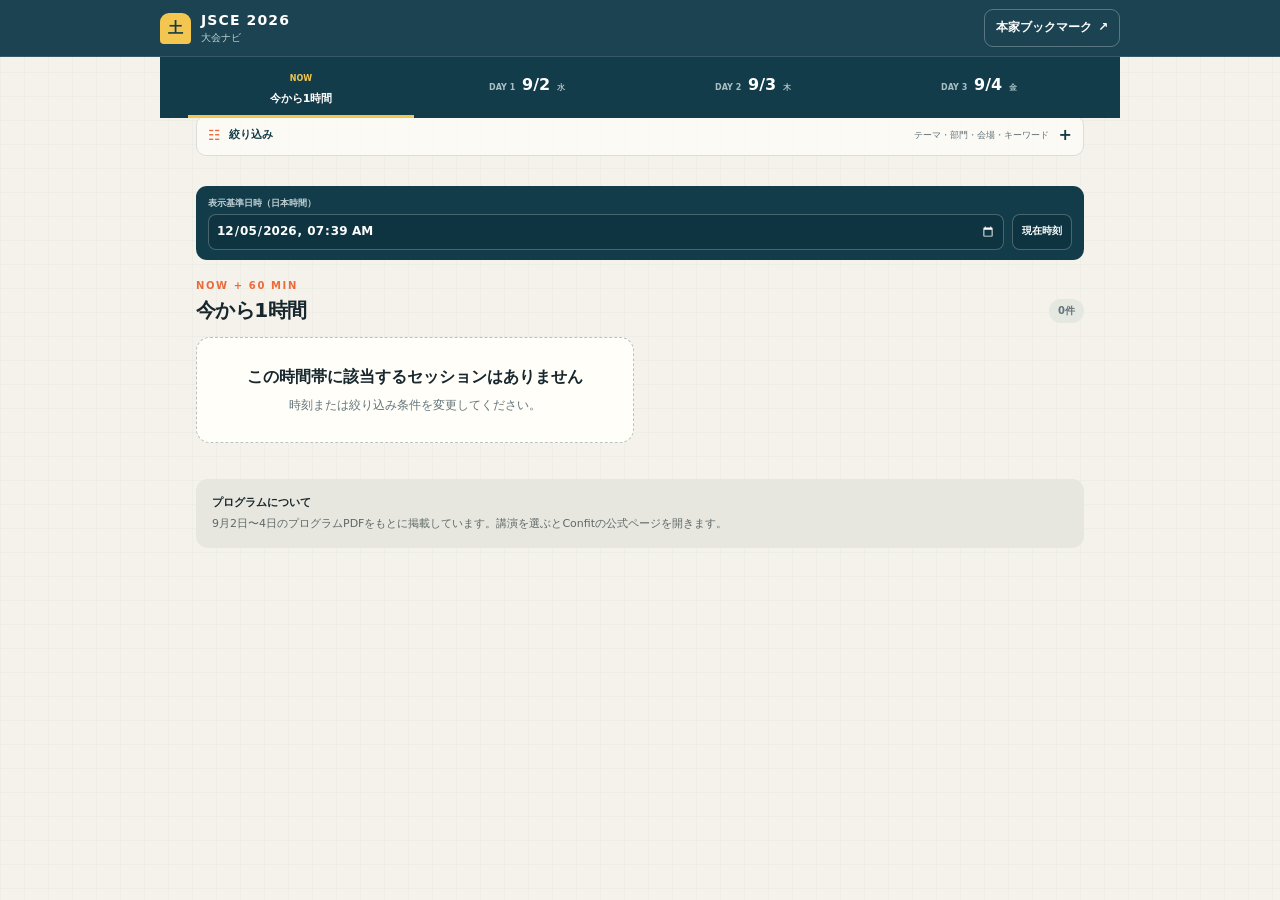
<file: index.html>
<!doctype html>
<html lang="ja">
  <head>
    <meta charset="UTF-8" />
    <meta name="viewport" content="width=device-width, initial-scale=1" />
    <meta name="theme-color" content="#123c4a" />
    <meta
      name="description"
      content="令和8年度 土木学会全国大会を回るためのスマートフォン向けタイムテーブル"
    />
    <title>JSCE 2026 Navigator</title>
    <link rel="icon" href="data:image/svg+xml,%3Csvg xmlns='http://www.w3.org/2000/svg' viewBox='0 0 64 64'%3E%3Crect width='64' height='64' rx='14' fill='%23f3c74f'/%3E%3Ctext x='32' y='43' text-anchor='middle' font-size='34'%3E土%3C/text%3E%3C/svg%3E" />
    <link rel="stylesheet" href="styles.css" />
    <script src="app.js" defer></script>
  </head>
  <body>
    <header class="site-header">
      <div class="header-inner">
        <a class="brand" href="#top" aria-label="トップへ戻る">
          <span class="brand-mark" aria-hidden="true">土</span>
          <span>
            <strong>JSCE 2026</strong>
            <small>大会ナビ</small>
          </span>
        </a>
        <a
          class="bookmark-link"
          href="https://pub.confit.atlas.jp/ja/event/jsce2026/bookmarks"
          target="_blank"
          rel="noopener noreferrer"
        >
          本家ブックマーク
          <span aria-hidden="true">↗</span>
        </a>
      </div>
    </header>

    <main id="top">
      <nav class="program-tabs" aria-label="表示するプログラムを選択">
        <button class="program-tab program-tab-plan" type="button" data-program-tab="plan" hidden>
          <span>MY PLAN</span>
          <strong>本命</strong>
        </button>
        <button class="program-tab program-tab-now is-active" type="button" data-program-tab="now">
          <span>NOW</span>
          <strong>今から1時間</strong>
        </button>
        <button class="program-tab" type="button" data-program-tab="2026-09-02">
          <span>DAY 1</span>
          <strong>9/2</strong>
          <small>水</small>
        </button>
        <button class="program-tab" type="button" data-program-tab="2026-09-03">
          <span>DAY 2</span>
          <strong>9/3</strong>
          <small>木</small>
        </button>
        <button class="program-tab" type="button" data-program-tab="2026-09-04">
          <span>DAY 3</span>
          <strong>9/4</strong>
          <small>金</small>
        </button>
      </nav>

      <details class="filter-panel shared-filter">
        <summary id="filter-summary">
          <span>絞り込み</span>
          <span class="filter-summary-note">テーマ・部門・会場・キーワード</span>
        </summary>
        <div class="filter-controls">
          <label class="query-field">
            <span>キーワード</span>
            <input id="query-filter" type="search" placeholder="題名・氏名・所属・講演番号" />
          </label>
          <p class="multi-filter-note">各欄では、選んだ項目のいずれかに一致するセッションを表示します。</p>
          <div class="multi-filter-grid">
            <details class="multi-select">
              <summary>
                <span>テーマ</span>
                <b id="theme-filter-label">すべて</b>
              </summary>
              <div id="theme-filter" class="multi-select-options"></div>
            </details>
            <details class="multi-select">
              <summary>
                <span>部門</span>
                <b id="division-filter-label">すべて</b>
              </summary>
              <div id="division-filter" class="multi-select-options"></div>
            </details>
            <details class="multi-select">
              <summary>
                <span>会場</span>
                <b id="campus-filter-label">すべて</b>
              </summary>
              <div id="campus-filter" class="multi-select-options"></div>
            </details>
          </div>
          <button id="clear-filters" class="clear-filter-button" type="button" disabled>条件をクリア</button>
        </div>
      </details>

      <section id="plan-view" class="section-block plan-block view-panel" aria-labelledby="plan-heading" hidden>
        <div class="plan-hero">
          <div>
            <span class="section-kicker">PERSONAL ITINERARY</span>
            <h1 id="plan-heading">本命スケジュール</h1>
          </div>
          <span id="plan-count" class="count-badge">0件</span>
          <p id="plan-description"></p>
        </div>
        <div id="plan-sessions" class="plan-days" aria-live="polite"></div>
      </section>

      <section id="now-view" class="section-block now-block view-panel" aria-labelledby="now-heading">
        <div class="reference-panel">
          <label for="reference-datetime">
            <span>表示基準日時（日本時間）</span>
            <input id="reference-datetime" type="datetime-local" step="60" />
          </label>
          <button id="use-real-time" class="reference-now-button" type="button">現在時刻</button>
        </div>
        <div class="section-heading">
          <div>
            <span class="section-kicker">NOW + 60 MIN</span>
            <h2 id="now-heading">今から1時間</h2>
          </div>
          <span id="session-count" class="count-badge">0件</span>
        </div>
        <div id="upcoming-sessions" class="session-list" aria-live="polite"></div>
      </section>

      <section id="schedule-view" class="section-block schedule-block view-panel" aria-labelledby="schedule-heading" hidden>
        <div class="section-heading">
          <div>
            <span class="section-kicker">ALL DAY</span>
            <h2 id="schedule-heading">この日のセッション</h2>
          </div>
        </div>
        <div id="schedule-sessions" class="schedule-groups"></div>
      </section>

      <aside class="mock-note">
        <strong>プログラムについて</strong>
        <p>
          9月2日〜4日のプログラムPDFをもとに掲載しています。講演を選ぶとConfitの公式ページを開きます。
        </p>
      </aside>
    </main>

    <dialog id="session-dialog" class="session-dialog" aria-labelledby="session-dialog-title">
      <div class="session-dialog-shell">
        <header class="session-dialog-header">
          <div>
            <span>SESSION DETAIL</span>
            <strong>セッション詳細</strong>
          </div>
          <button id="session-dialog-close" type="button" aria-label="セッション詳細を閉じる">×</button>
        </header>
        <div id="session-dialog-content" class="session-dialog-content"></div>
      </div>
    </dialog>

  </body>
</html>
</file>
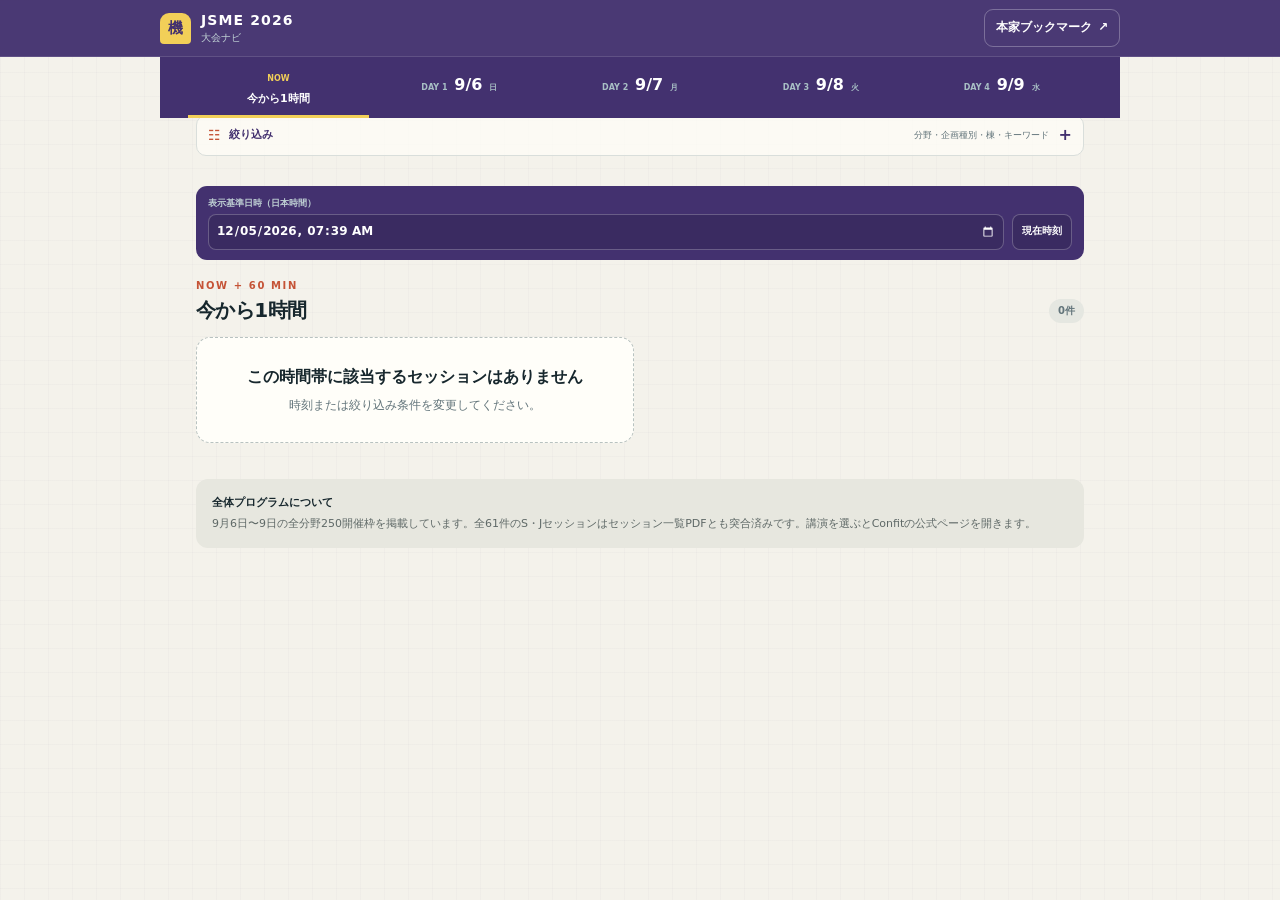
<file: jsme2026/index.html>
<!doctype html>
<html lang="ja" data-event-config="../events/jsme2026/event.json">
  <head>
    <meta charset="UTF-8" />
    <meta name="viewport" content="width=device-width, initial-scale=1" />
    <meta id="theme-color" name="theme-color" content="#43316f" />
    <meta
      id="page-description"
      name="description"
      content="日本機械学会 2026年度年次大会を回るためのスマートフォン向けタイムテーブル"
    />
    <title>JSME 2026 Navigator</title>
    <link rel="icon" href="data:image/svg+xml,%3Csvg xmlns='http://www.w3.org/2000/svg' viewBox='0 0 64 64'%3E%3Crect width='64' height='64' rx='14' fill='%23f2cf58'/%3E%3Ctext x='32' y='43' text-anchor='middle' font-size='34'%3E機%3C/text%3E%3C/svg%3E" />
    <link rel="stylesheet" href="../assets/navigator.css" />
    <script src="../assets/navigator.js" defer></script>
  </head>
  <body>
    <header class="site-header">
      <div class="header-inner">
        <a class="brand" href="#top" aria-label="トップへ戻る">
          <span id="brand-mark" class="brand-mark" aria-hidden="true">機</span>
          <span>
            <strong id="brand-name">JSME 2026</strong>
            <small id="brand-subtitle">大会ナビ</small>
          </span>
        </a>
        <a
          id="official-link"
          class="bookmark-link"
          href="https://pub.confit.atlas.jp/ja/event/jsme2026/bookmarks"
          target="_blank"
          rel="noopener noreferrer"
        >
          <span id="official-link-label">本家ブックマーク</span>
          <span aria-hidden="true">↗</span>
        </a>
      </div>
    </header>

    <main id="top">
      <nav id="program-tabs" class="program-tabs" aria-label="表示するプログラムを選択">
        <button class="program-tab program-tab-plan" type="button" data-program-tab="plan" hidden>
          <span>MY PLAN</span>
          <strong>本命</strong>
        </button>
        <button class="program-tab program-tab-now is-active" type="button" data-program-tab="now">
          <span>NOW</span>
          <strong>今から1時間</strong>
        </button>
      </nav>

      <details class="filter-panel shared-filter">
        <summary id="filter-summary">
          <span>絞り込み</span>
          <span id="filter-summary-note" class="filter-summary-note">分野・企画種別・棟・キーワード</span>
        </summary>
        <div class="filter-controls">
          <label class="query-field">
            <span>キーワード</span>
            <input id="query-filter" type="search" placeholder="題名・氏名・所属・講演番号" />
          </label>
          <p class="multi-filter-note">各欄では、選んだ項目のいずれかに一致するセッションを表示します。</p>
          <div class="multi-filter-grid">
            <details class="multi-select">
              <summary>
                <span id="theme-filter-name">分野</span>
                <b id="theme-filter-label">すべて</b>
              </summary>
              <div id="theme-filter" class="multi-select-options"></div>
            </details>
            <details class="multi-select">
              <summary>
                <span id="division-filter-name">企画種別</span>
                <b id="division-filter-label">すべて</b>
              </summary>
              <div id="division-filter" class="multi-select-options"></div>
            </details>
            <details class="multi-select">
              <summary>
                <span id="campus-filter-name">棟</span>
                <b id="campus-filter-label">すべて</b>
              </summary>
              <div id="campus-filter" class="multi-select-options"></div>
            </details>
          </div>
          <button id="clear-filters" class="clear-filter-button" type="button" disabled>条件をクリア</button>
        </div>
      </details>

      <section id="plan-view" class="section-block plan-block view-panel" aria-labelledby="plan-heading" hidden>
        <div class="plan-hero">
          <div>
            <span class="section-kicker">PERSONAL ITINERARY</span>
            <h1 id="plan-heading">本命スケジュール</h1>
          </div>
          <span id="plan-count" class="count-badge">0件</span>
          <p id="plan-description"></p>
        </div>
        <div id="plan-sessions" class="plan-days" aria-live="polite"></div>
      </section>

      <section id="now-view" class="section-block now-block view-panel" aria-labelledby="now-heading">
        <div class="reference-panel">
          <label for="reference-datetime">
            <span>表示基準日時（日本時間）</span>
            <input id="reference-datetime" type="datetime-local" step="60" />
          </label>
          <button id="use-real-time" class="reference-now-button" type="button">現在時刻</button>
        </div>
        <div class="section-heading">
          <div>
            <span class="section-kicker">NOW + 60 MIN</span>
            <h2 id="now-heading">今から1時間</h2>
          </div>
          <span id="session-count" class="count-badge">0件</span>
        </div>
        <div id="upcoming-sessions" class="session-list" aria-live="polite"></div>
      </section>

      <section id="schedule-view" class="section-block schedule-block view-panel" aria-labelledby="schedule-heading" hidden>
        <div class="section-heading">
          <div>
            <span class="section-kicker">ALL DAY</span>
            <h2 id="schedule-heading">この日のセッション</h2>
          </div>
        </div>
        <div id="schedule-sessions" class="schedule-groups"></div>
      </section>

      <aside class="mock-note">
        <strong id="program-note-heading">収録範囲について</strong>
        <p id="program-note-body">
          追加されたプログラムPDFに収録された「技術・社会・教育」分野の9月6日〜9日の企画を掲載しています。
        </p>
      </aside>
    </main>

    <dialog id="session-dialog" class="session-dialog" aria-labelledby="session-dialog-title">
      <div class="session-dialog-shell">
        <header class="session-dialog-header">
          <div>
            <span>SESSION DETAIL</span>
            <strong>セッション詳細</strong>
          </div>
          <button id="session-dialog-close" type="button" aria-label="セッション詳細を閉じる">×</button>
        </header>
        <div id="session-dialog-content" class="session-dialog-content"></div>
      </div>
    </dialog>
  </body>
</html>
</file>
<file: styles.css>
:root {
  color-scheme: light;
  --ink: #17272d;
  --muted: #62747a;
  --paper: #f4f2eb;
  --surface: #fffef9;
  --line: #d9dedb;
  --navy: #123c4a;
  --navy-soft: #dbe8e8;
  --orange: #ed6a3a;
  --orange-soft: #fff0e7;
  --green: #167a69;
  --green-soft: #dcf1ea;
  --yellow: #f3c74f;
  --shadow: 0 12px 28px rgba(26, 52, 60, 0.08);
}

* {
  box-sizing: border-box;
}

html {
  scroll-behavior: smooth;
}

body {
  margin: 0;
  background:
    linear-gradient(rgba(18, 60, 74, 0.025) 1px, transparent 1px),
    linear-gradient(90deg, rgba(18, 60, 74, 0.025) 1px, transparent 1px),
    var(--paper);
  background-size: 24px 24px;
  color: var(--ink);
  font-family: "Yu Gothic UI", "Meiryo", system-ui, sans-serif;
  font-size: 15px;
  line-height: 1.65;
  padding-bottom: 30px;
}

button,
input {
  font: inherit;
}

a {
  color: inherit;
}

.site-header {
  position: sticky;
  z-index: 20;
  top: 0;
  color: white;
  background: rgba(18, 60, 74, 0.96);
  border-bottom: 1px solid rgba(255, 255, 255, 0.12);
  backdrop-filter: blur(14px);
}

.header-inner {
  width: min(100% - 32px, 960px);
  min-height: 56px;
  margin: 0 auto;
  display: flex;
  align-items: center;
  justify-content: space-between;
  gap: 16px;
}

.brand {
  display: inline-flex;
  align-items: center;
  gap: 10px;
  color: white;
  text-decoration: none;
  line-height: 1.1;
}

.brand-mark {
  width: 31px;
  height: 31px;
  display: grid;
  place-items: center;
  color: var(--navy);
  background: var(--yellow);
  border-radius: 9px 9px 4px 4px;
  font-size: 15px;
  font-weight: 800;
}

.brand strong,
.brand small {
  display: block;
}

.brand strong {
  font-size: 14px;
  letter-spacing: 0.08em;
}

.brand small {
  margin-top: 3px;
  color: #bfd0d4;
  font-size: 10px;
}

.bookmark-link {
  display: inline-flex;
  align-items: center;
  gap: 6px;
  padding: 8px 11px;
  color: white;
  border: 1px solid rgba(255, 255, 255, 0.28);
  border-radius: 9px;
  text-decoration: none;
  font-size: 12px;
  font-weight: 600;
}

main {
  width: min(100%, 960px);
  margin: 0 auto;
}

.eyebrow,
.section-kicker {
  color: var(--orange);
  font-size: 10px;
  font-weight: 800;
  letter-spacing: 0.16em;
}

.program-tabs {
  position: sticky;
  z-index: 19;
  top: 56px;
  display: grid;
  grid-template-columns: repeat(4, minmax(0, 1fr));
  padding: 0 8px;
  background: var(--navy);
}

.has-personal-plan .program-tabs {
  grid-template-columns: repeat(5, minmax(0, 1fr));
}

.program-tab-plan strong {
  display: block;
  margin: 1px 0 0;
  font-size: 12px;
  line-height: 1.45;
}

.program-tab {
  position: relative;
  min-width: 0;
  padding: 7px 2px 8px;
  color: #a9c0c5;
  background: transparent;
  border: 0;
  border-bottom: 3px solid transparent;
  cursor: pointer;
}

.program-tab span,
.program-tab small {
  font-size: 8px;
  font-weight: 700;
}

.program-tab strong {
  margin: 0 2px;
  color: white;
  font-size: 16px;
}

.program-tab-now strong {
  display: block;
  margin: 1px 0 0;
  overflow: hidden;
  font-size: 11px;
  line-height: 1.55;
  text-overflow: ellipsis;
  white-space: nowrap;
}

.program-tab.is-active {
  color: var(--yellow);
  border-bottom-color: var(--yellow);
}

.shared-filter {
  margin: 12px 16px 0;
}

.reference-panel {
  margin-bottom: 12px;
  padding: 10px 12px;
  display: flex;
  align-items: flex-end;
  gap: 8px;
  color: white;
  background: var(--navy);
  border-radius: 11px;
}

.reference-panel label {
  min-width: 0;
  flex: 1;
  display: grid;
  gap: 3px;
  color: #bfd0d4;
  font-size: 9px;
  font-weight: 700;
}

.reference-panel input,
.reference-now-button {
  height: 36px;
  color: white;
  background: rgba(0, 0, 0, 0.12);
  border: 1px solid rgba(255, 255, 255, 0.24);
  border-radius: 8px;
}

.reference-panel input {
  width: 100%;
  min-width: 0;
  padding: 5px 7px;
  color-scheme: dark;
  font-size: 12px;
}

.reference-now-button {
  flex: 0 0 auto;
  padding: 5px 9px;
  cursor: pointer;
  font-size: 10px;
  font-weight: 700;
}

.section-block {
  padding: 18px 16px 4px;
}

.section-heading {
  margin-bottom: 14px;
  display: flex;
  align-items: flex-end;
  justify-content: space-between;
  gap: 12px;
}

.section-heading h2 {
  margin: 1px 0 0;
  font-size: 20px;
  line-height: 1.3;
  letter-spacing: -0.03em;
}

.count-badge {
  padding: 4px 9px;
  color: var(--muted);
  background: #e5e7e1;
  border-radius: 999px;
  font-size: 10px;
  font-weight: 700;
  white-space: nowrap;
}

.filter-panel {
  margin: -3px 0 12px;
  background: rgba(255, 254, 249, 0.72);
  border: 1px solid var(--line);
  border-radius: 10px;
}

.filter-panel summary {
  padding: 8px 11px;
  display: flex;
  align-items: center;
  justify-content: space-between;
  gap: 10px;
  color: var(--navy);
  cursor: pointer;
  font-size: 11px;
  font-weight: 700;
  list-style: none;
}

.filter-panel summary::-webkit-details-marker {
  display: none;
}

.filter-panel summary::before {
  content: "☷";
  margin-right: -2px;
  color: var(--orange);
  font-size: 14px;
}

.filter-panel summary > span:first-child {
  margin-right: auto;
}

.filter-panel summary::after {
  content: "+";
  font-size: 16px;
  line-height: 1;
}

.filter-panel[open] summary::after {
  content: "−";
}

.filter-panel summary.has-filter > span:first-child::after {
  content: "設定中";
  margin-left: 7px;
  padding: 2px 5px;
  color: white;
  background: var(--orange);
  border-radius: 4px;
  font-size: 8px;
}

.filter-summary-note {
  color: var(--muted);
  font-size: 9px;
  font-weight: 500;
}

.filter-controls {
  padding: 10px;
  display: grid;
  gap: 8px;
  border-top: 1px solid var(--line);
}

.filter-controls label {
  display: grid;
  gap: 3px;
  color: var(--muted);
  font-size: 9px;
  font-weight: 700;
}

.filter-controls input[type="search"] {
  width: 100%;
  min-width: 0;
  height: 36px;
  padding: 6px 9px;
  color: var(--ink);
  background: white;
  border: 1px solid #bdc7c5;
  border-radius: 7px;
  font-size: 12px;
}

.multi-filter-note {
  margin: 0;
  color: var(--muted);
  font-size: 9px;
}

.multi-filter-grid {
  display: grid;
  grid-template-columns: repeat(3, minmax(0, 1fr));
  gap: 6px;
}

.multi-select {
  min-width: 0;
  background: white;
  border: 1px solid #bdc7c5;
  border-radius: 7px;
}

.multi-select[open] {
  grid-column: 1 / -1;
}

.multi-select > summary {
  min-height: 36px;
  padding: 5px 8px;
  display: flex;
  align-items: center;
  gap: 4px;
  cursor: pointer;
  list-style: none;
}

.multi-select > summary::-webkit-details-marker {
  display: none;
}

.multi-select > summary::after {
  content: "+";
  margin-left: auto;
  color: var(--navy);
  font-size: 14px;
}

.multi-select[open] > summary::after {
  content: "−";
}

.multi-select > summary span {
  color: var(--muted);
  font-size: 9px;
  font-weight: 700;
}

.multi-select > summary b {
  min-width: 0;
  overflow: hidden;
  color: var(--navy);
  font-size: 9px;
  text-overflow: ellipsis;
  white-space: nowrap;
}

.multi-select-options {
  max-height: 240px;
  padding: 6px;
  display: grid;
  grid-template-columns: repeat(2, minmax(0, 1fr));
  gap: 2px 6px;
  overflow-y: auto;
  border-top: 1px solid var(--line);
}

.multi-select-option {
  min-width: 0;
  min-height: 34px;
  padding: 5px 6px;
  display: flex !important;
  grid-template-columns: none !important;
  align-items: center;
  gap: 7px !important;
  color: var(--ink) !important;
  background: #fbfaf5;
  border-radius: 6px;
  cursor: pointer;
  font-size: 10px !important;
  font-weight: 600 !important;
}

.multi-select-option:has(input:checked) {
  color: var(--navy) !important;
  background: var(--navy-soft);
}

.multi-select-option input {
  width: 17px;
  height: 17px;
  flex: 0 0 auto;
  margin: 0;
  accent-color: var(--navy);
}

.clear-filter-button {
  justify-self: end;
  padding: 5px 8px;
  color: var(--navy);
  background: transparent;
  border: 0;
  cursor: pointer;
  font-size: 10px;
  font-weight: 700;
}

.clear-filter-button:disabled {
  color: #aab2b0;
  cursor: default;
}

.session-list,
.schedule-list {
  display: grid;
  gap: 12px;
}

.schedule-groups {
  display: grid;
  gap: 10px;
}

.time-group {
  min-width: 0;
}

.time-group-summary {
  position: sticky;
  z-index: 10;
  top: 104px;
  min-height: 40px;
  padding: 7px 10px;
  display: flex;
  align-items: center;
  gap: 6px;
  color: var(--muted);
  background: rgba(244, 242, 235, 0.96);
  border: 1px solid var(--line);
  border-radius: 9px;
  backdrop-filter: blur(10px);
  cursor: pointer;
  font-size: 10px;
  font-weight: 700;
  list-style: none;
}

.time-group-summary::-webkit-details-marker {
  display: none;
}

.time-group-summary::after {
  content: "+";
  margin-left: 3px;
  color: var(--navy);
  font-size: 16px;
  line-height: 1;
}

.time-group[open] > .time-group-summary::after {
  content: "−";
}

.time-group-time {
  color: var(--navy);
  font-size: 18px;
  font-weight: 800;
  letter-spacing: -0.04em;
}

.time-group-status {
  padding: 2px 6px;
  color: var(--green);
  background: var(--green-soft);
  border-radius: 5px;
  font-size: 8px;
}

.time-group-count {
  margin-left: auto;
  color: var(--muted);
  font-size: 9px;
}

.time-group.is-ended > .time-group-summary {
  color: #899693;
}

.time-group > .schedule-list {
  padding-top: 10px;
}

.session-card {
  overflow: hidden;
  background: var(--surface);
  border: 1px solid var(--line);
  border-radius: 14px;
  box-shadow: var(--shadow);
  cursor: pointer;
}

.session-card:focus-visible {
  outline: 3px solid rgba(22, 122, 105, 0.35);
  outline-offset: 2px;
}

.session-summary {
  position: relative;
  padding: 12px 42px 12px 14px;
  cursor: pointer;
  list-style: none;
}

.session-summary::after {
  content: "›";
  position: absolute;
  right: 15px;
  top: 13px;
  width: 24px;
  height: 24px;
  display: grid;
  place-items: center;
  color: var(--navy);
  background: var(--navy-soft);
  border-radius: 50%;
  font-size: 21px;
  font-weight: 700;
  line-height: 1;
}

.session-topline {
  display: flex;
  align-items: center;
  gap: 8px;
  color: var(--muted);
  font-size: 11px;
  font-weight: 700;
}

.status-pill {
  padding: 3px 7px;
  color: var(--orange);
  background: var(--orange-soft);
  border-radius: 5px;
  font-size: 9px;
  font-weight: 800;
}

.status-pill.is-live {
  color: var(--green);
  background: var(--green-soft);
}

.status-pill.is-ended {
  color: var(--muted);
  background: #eceeea;
}

.session-summary h3 {
  margin: 5px 0 7px;
  font-size: 16px;
  line-height: 1.45;
  letter-spacing: -0.02em;
}

.session-current-talk {
  margin: -1px 0 8px;
  padding: 6px 8px;
  display: flex;
  align-items: center;
  gap: 6px;
  overflow: hidden;
  color: var(--green);
  background: var(--green-soft);
  border-radius: 7px;
  font-size: 9px;
  line-height: 1.4;
}

.session-current-talk > span:first-child {
  flex: 0 0 auto;
  padding: 1px 4px;
  color: white;
  background: var(--green);
  border-radius: 4px;
  font-size: 8px;
  font-weight: 800;
}

.session-current-talk b {
  flex: 0 0 auto;
}

.session-current-talk > span:last-child {
  overflow: hidden;
  color: var(--ink);
  font-weight: 600;
  text-overflow: ellipsis;
  white-space: nowrap;
}

.session-themes,
.talk-tags {
  display: flex;
  gap: 5px;
  overflow: hidden;
}

.session-themes {
  margin: -1px 0 8px;
}

.session-themes span,
.talk-tag {
  flex: 0 0 auto;
  padding: 2px 6px;
  color: var(--navy);
  background: var(--navy-soft);
  border-radius: 5px;
  font-size: 8px;
  font-weight: 700;
  line-height: 1.45;
}

.meta-row {
  display: flex;
  flex-wrap: wrap;
  gap: 7px 14px;
  color: var(--muted);
  font-size: 11px;
}

.meta-row span {
  display: inline-flex;
  align-items: center;
  gap: 5px;
}

.meta-row b {
  color: var(--ink);
  font-weight: 700;
}

.talks {
  border-top: 1px solid var(--line);
  background: #fbfaf5;
}

.talks-heading {
  padding: 13px 16px 9px;
  display: flex;
  flex-wrap: wrap;
  justify-content: space-between;
  gap: 3px 12px;
  color: var(--muted);
  font-size: 10px;
  font-weight: 700;
}

.talk-list {
  margin: 0;
  padding: 0 12px 12px;
  list-style: none;
}

.talk-item {
  border-radius: 8px;
}

.talk-item.is-current {
  background: var(--green-soft);
  box-shadow: inset 3px 0 0 var(--green);
}

.talk-item.is-next {
  background: var(--orange-soft);
}

.talk-item.is-personal-pick {
  background: #fff8d9;
  box-shadow: inset 3px 0 0 #d7a500;
}

.talk-item.is-personal-pick.is-current {
  background: var(--green-soft);
  box-shadow: inset 3px 0 0 var(--green);
}

.talk-item.is-reference-pick {
  background: #f0f2ef;
  box-shadow: inset 3px 0 0 #98a4a3;
}

.plan-talk-badge,
.session-plan-badge,
.plan-must-badge,
.session-must-badge,
.plan-fixed-badge,
.session-fixed-badge,
.plan-reference-badge,
.session-reference-badge {
  padding: 2px 6px;
  border-radius: 5px;
  font-size: 8px;
  font-weight: 800;
}

.plan-talk-badge,
.session-plan-badge {
  color: #6f5100;
  background: #ffe38a;
}

.plan-must-badge,
.session-must-badge {
  color: #9b3517;
  background: var(--orange-soft);
}

.plan-fixed-badge,
.session-fixed-badge {
  color: var(--navy);
  background: var(--navy-soft);
}

.plan-reference-badge,
.session-reference-badge {
  color: #566468;
  background: #e4e7e3;
}

.plan-talk-badge,
.plan-must-badge,
.plan-fixed-badge,
.plan-reference-badge {
  display: inline-block;
  margin-top: 3px;
}

.session-card.is-personal-session {
  border-color: #e2bd45;
  box-shadow: inset 4px 0 0 var(--yellow), var(--shadow);
}

.session-card.is-plan-reference-session {
  background: #f7f7f3;
  border-color: #b9c1bf;
  border-style: dashed;
  box-shadow: inset 4px 0 0 #98a4a3, var(--shadow);
}

.talk-item.is-ended .talk-link {
  opacity: 0.52;
}

.talk-link {
  padding: 12px 4px;
  display: grid;
  grid-template-columns: 45px minmax(0, 1fr) 18px;
  gap: 8px;
  color: inherit;
  border-top: 1px solid #e4e5df;
  text-decoration: none;
}

.talk-time {
  display: flex;
  flex-direction: column;
  align-items: flex-start;
  gap: 3px;
  color: var(--green);
  font-size: 11px;
  font-weight: 800;
}

.talk-time b {
  padding: 2px 5px;
  color: var(--muted);
  background: #e5e7e1;
  border-radius: 4px;
  font-size: 8px;
  line-height: 1.35;
}

.talk-item.is-current .talk-time b {
  color: white;
  background: var(--green);
}

.talk-item.is-next .talk-time b {
  color: #a13f20;
  background: #ffd8c5;
}

.talk-code {
  display: block;
  color: var(--orange);
  font-size: 10px;
  font-weight: 800;
}

.talk-title {
  display: block;
  margin-top: 2px;
  font-size: 13px;
  font-weight: 600;
  line-height: 1.55;
}

.talk-tags {
  margin-top: 5px;
}

.talk-tag-phase {
  color: #9a3c1e;
  background: var(--orange-soft);
}

.talk-tag-method,
.talk-tag-issue {
  color: var(--green);
  background: var(--green-soft);
}

.talk-authors,
.talk-presenter-affiliation,
.talk-coauthor-affiliations {
  display: block;
  margin-top: 4px;
  color: var(--muted);
  font-size: 10px;
  line-height: 1.55;
}

.talk-authors b,
.talk-presenter-affiliation b,
.talk-coauthor-affiliations b {
  margin-right: 6px;
  color: var(--navy);
  font-size: 9px;
}

.external-icon {
  padding-top: 18px;
  color: #849397;
  font-size: 14px;
}

.schedule-block {
  padding-top: 18px;
}

.schedule-list .session-card {
  box-shadow: none;
}

.modal-open {
  overflow: hidden;
}

.session-dialog {
  width: 100vw;
  max-width: none;
  height: 100dvh;
  max-height: none;
  margin: 0;
  padding: 0;
  color: var(--ink);
  background: rgba(18, 60, 74, 0.72);
  border: 0;
}

.session-dialog::backdrop {
  background: rgba(8, 25, 31, 0.72);
}

.session-dialog-shell {
  width: min(100%, 760px);
  height: 100dvh;
  margin: 0 auto;
  display: flex;
  flex-direction: column;
  background: var(--paper);
  box-shadow: 0 0 60px rgba(0, 0, 0, 0.28);
}

.session-dialog-header {
  z-index: 2;
  min-height: 58px;
  padding: 8px 12px 8px 16px;
  display: flex;
  align-items: center;
  justify-content: space-between;
  gap: 12px;
  color: white;
  background: var(--navy);
  border-bottom: 1px solid rgba(255, 255, 255, 0.14);
}

.session-dialog-header span,
.session-dialog-header strong {
  display: block;
}

.session-dialog-header span {
  color: var(--yellow);
  font-size: 8px;
  font-weight: 800;
  letter-spacing: 0.14em;
}

.session-dialog-header strong {
  font-size: 13px;
}

.session-dialog-header button {
  width: 42px;
  height: 42px;
  flex: 0 0 auto;
  color: white;
  background: rgba(255, 255, 255, 0.1);
  border: 1px solid rgba(255, 255, 255, 0.24);
  border-radius: 50%;
  cursor: pointer;
  font-size: 25px;
  line-height: 1;
}

.session-dialog-content {
  min-height: 0;
  flex: 1;
  overflow-y: auto;
  overscroll-behavior: contain;
}

.session-dialog-summary {
  padding: 16px;
  background: var(--surface);
  border-bottom: 1px solid var(--line);
}

.session-dialog-summary h2 {
  margin: 6px 0 10px;
  font-size: 20px;
  line-height: 1.45;
  letter-spacing: -0.02em;
}

.session-dialog-talks {
  border-top: 0;
}

.session-dialog .talk-list {
  padding-bottom: max(24px, env(safe-area-inset-bottom));
}

.empty-state {
  padding: 26px 20px;
  text-align: center;
  background: var(--surface);
  border: 1px dashed #b8c2c0;
  border-radius: 14px;
}

.empty-state strong {
  display: block;
  font-size: 16px;
}

.empty-state p {
  margin: 5px 0 0;
  color: var(--muted);
  font-size: 12px;
}

.mock-note {
  margin: 32px 16px 14px;
  padding: 15px 16px;
  color: #5f6967;
  background: #e7e7df;
  border-radius: 12px;
  font-size: 11px;
}

.mock-note strong {
  color: var(--ink);
}

.mock-note p {
  margin: 3px 0 0;
}

.plan-block {
  padding-top: 18px;
}

.plan-hero {
  margin-bottom: 20px;
  padding: 18px;
  display: grid;
  grid-template-columns: minmax(0, 1fr) auto;
  align-items: start;
  gap: 4px 12px;
  color: white;
  background:
    radial-gradient(circle at 92% 12%, rgba(243, 199, 79, 0.24), transparent 30%),
    var(--navy);
  border-radius: 16px;
  box-shadow: var(--shadow);
}

.plan-hero h1 {
  margin: 2px 0 0;
  font-size: 22px;
  line-height: 1.35;
}

.plan-hero .count-badge {
  color: var(--navy);
  background: var(--yellow);
}

.plan-hero p {
  grid-column: 1 / -1;
  margin: 8px 0 0;
  color: #d3e0e2;
  font-size: 11px;
  line-height: 1.6;
}

.plan-days {
  display: grid;
  gap: 26px;
}

.plan-day-heading {
  position: sticky;
  z-index: 10;
  top: 104px;
  margin-bottom: 10px;
  padding: 8px 11px;
  display: flex;
  align-items: baseline;
  gap: 8px;
  background: rgba(244, 242, 235, 0.96);
  border: 1px solid var(--line);
  border-radius: 10px;
  backdrop-filter: blur(10px);
}

.plan-day-heading span {
  color: var(--orange);
  font-size: 9px;
  font-weight: 800;
  letter-spacing: 0.12em;
}

.plan-day-heading h2 {
  margin: 0;
  font-size: 17px;
}

.plan-day-heading b {
  margin-left: auto;
  color: var(--muted);
  font-size: 9px;
}

.plan-day-heading .plan-now-marker {
  padding: 3px 7px;
  color: white;
  background: var(--green);
  border-radius: 5px;
  font-size: 9px;
  font-weight: 800;
  letter-spacing: 0;
}

.plan-timeline {
  position: relative;
  display: grid;
  gap: 12px;
}

.plan-timeline::before {
  content: "";
  position: absolute;
  top: 12px;
  bottom: 12px;
  left: 55px;
  width: 2px;
  background: #d7dedb;
}

.plan-entry {
  position: relative;
  display: grid;
  grid-template-columns: 56px minmax(0, 1fr);
  gap: 12px;
}

.plan-entry::before {
  content: "";
  position: absolute;
  z-index: 1;
  top: 20px;
  left: 50px;
  width: 10px;
  height: 10px;
  background: var(--yellow);
  border: 3px solid var(--paper);
  border-radius: 50%;
}

.plan-entry.is-must::before {
  background: var(--orange);
}

.plan-entry.is-fixed::before {
  background: var(--navy);
}

.plan-entry.is-reference::before {
  background: #98a4a3;
}

.plan-entry.is-live::before {
  background: var(--green);
}

.plan-entry.is-ended::before {
  background: #aeb7b5;
}

.plan-entry-time {
  padding-top: 13px;
  display: flex;
  flex-direction: column;
  align-items: flex-end;
  color: var(--navy);
  line-height: 1.2;
}

.plan-entry-time strong {
  font-size: 15px;
}

.plan-entry-time span {
  color: var(--muted);
  font-size: 9px;
}

.plan-entry-body {
  min-width: 0;
  padding: 14px;
  background: var(--surface);
  border: 1px solid var(--line);
  border-radius: 14px;
  box-shadow: var(--shadow);
}

.plan-entry.is-must .plan-entry-body {
  border-color: #ef9b7b;
  box-shadow: inset 4px 0 0 var(--orange), var(--shadow);
}

.plan-entry.is-fixed .plan-entry-body {
  border-color: #9bb3ba;
  box-shadow: inset 4px 0 0 var(--navy), var(--shadow);
}

.plan-entry.is-reference .plan-entry-body {
  background: #f7f7f3;
  border-color: #b9c1bf;
  border-style: dashed;
  box-shadow: none;
}

.plan-entry.is-live .plan-entry-body {
  border-color: #71a58f;
  box-shadow: inset 4px 0 0 var(--green), var(--shadow);
}

.plan-entry-badges {
  min-height: 18px;
  display: flex;
  align-items: center;
  gap: 7px;
}

.plan-priority {
  color: #d69f00;
  font-size: 12px;
  letter-spacing: 0.04em;
}

.plan-entry h3 {
  margin: 3px 0 4px;
  font-size: 16px;
  line-height: 1.45;
}

.plan-entry-venue {
  margin: 0 0 10px;
  display: flex;
  flex-wrap: wrap;
  justify-content: space-between;
  gap: 3px 10px;
  color: var(--muted);
  font-size: 10px;
  font-weight: 600;
}

.plan-session-heading {
  padding: 0 2px 7px;
  display: flex;
  flex-wrap: wrap;
  justify-content: space-between;
  gap: 3px 10px;
  color: var(--muted);
  font-size: 9px;
  font-weight: 700;
}

.plan-talks {
  margin: 0;
  padding: 0;
  list-style: none;
  border: 1px solid #e6e5dd;
  border-radius: 9px;
}

.plan-talk + .plan-talk {
  border-top: 1px solid #e6e5dd;
}

.plan-talk.is-personal-pick {
  background: #fff8d9;
  box-shadow: inset 3px 0 0 #d7a500;
}

.plan-entry.is-must .plan-talk.is-personal-pick {
  background: var(--orange-soft);
  box-shadow: inset 3px 0 0 var(--orange);
}

.plan-talk.is-reference-pick {
  background: #ecefeb;
  box-shadow: inset 3px 0 0 #98a4a3;
}

.plan-talk.is-current,
.plan-entry.is-must .plan-talk.is-personal-pick.is-current,
.plan-talk.is-reference-pick.is-current {
  background: var(--green-soft);
  box-shadow: inset 3px 0 0 var(--green);
}

.plan-talk.is-next:not(.is-personal-pick):not(.is-reference-pick) {
  background: var(--orange-soft);
}

.plan-talk.is-ended a {
  opacity: 0.52;
}

.plan-talk a {
  padding: 9px;
  display: grid;
  grid-template-columns: 38px minmax(0, 1fr) 12px;
  gap: 7px;
  text-decoration: none;
}

.plan-talk-time {
  display: flex;
  flex-direction: column;
  align-items: flex-start;
  gap: 3px;
  color: var(--green);
  font-size: 10px;
  font-weight: 800;
}

.plan-talk .plan-talk-time b {
  padding: 2px 5px;
  color: var(--muted);
  background: #e5e7e1;
  border-radius: 4px;
  font-size: 8px;
  line-height: 1.35;
}

.plan-talk.is-current .plan-talk-time b {
  color: white;
  background: var(--green);
}

.plan-talk.is-next .plan-talk-time b {
  color: #a13f20;
  background: #ffd8c5;
}

.plan-talk b,
.plan-talk strong,
.plan-talk small {
  display: block;
}

.plan-talk b {
  color: var(--orange);
  font-size: 9px;
}

.plan-talk-code-row {
  display: flex;
  align-items: center;
  gap: 5px;
}

.plan-talk-code-row > .plan-talk-badge,
.plan-talk-code-row > .plan-must-badge,
.plan-talk-code-row > .plan-fixed-badge,
.plan-talk-code-row > .plan-reference-badge {
  margin: 0;
  display: inline-block;
}

.plan-talk strong {
  margin-top: 1px;
  font-size: 11px;
  line-height: 1.5;
}

.plan-talk small {
  margin-top: 3px;
  color: var(--muted);
  font-size: 9px;
}

.plan-talk-affiliation b {
  display: inline;
  margin-right: 5px;
  color: var(--navy);
  font-size: 8px;
}

.plan-after-actions {
  margin-top: 10px;
}

.plan-after-action {
  margin: 0;
  padding: 9px 10px;
  display: grid;
  grid-template-columns: auto minmax(0, 1fr);
  gap: 7px;
  color: #66331f;
  background: var(--orange-soft);
  border-radius: 8px;
  font-size: 11px;
  line-height: 1.65;
}

.plan-after-action b {
  color: var(--orange);
  font-size: 10px;
}

.plan-entry-notes {
  margin-top: 10px;
  display: grid;
  gap: 7px;
}

.plan-entry-note {
  margin: 0;
  padding: 8px 9px;
  color: #44565c;
  background: #f4f5ef;
  border-radius: 8px;
  font-size: 11px;
  line-height: 1.65;
}

.plan-entry-note b {
  display: block;
  margin-bottom: 2px;
  color: var(--navy);
  font-size: 10px;
}

.plan-reference-section {
  margin-top: 18px;
  padding: 12px;
  background: rgba(231, 233, 228, 0.68);
  border: 1px dashed #aeb8b6;
  border-radius: 14px;
}

.plan-reference-heading {
  margin-bottom: 10px;
  display: grid;
  grid-template-columns: minmax(0, 1fr) auto;
  align-items: start;
  gap: 2px 10px;
}

.plan-reference-heading span {
  color: #71807f;
  font-size: 8px;
  font-weight: 800;
  letter-spacing: 0.14em;
}

.plan-reference-heading h3 {
  margin: 0;
  font-size: 14px;
}

.plan-reference-heading b {
  color: var(--muted);
  font-size: 9px;
}

.plan-reference-heading p {
  grid-column: 1 / -1;
  margin: 3px 0 0;
  color: var(--muted);
  font-size: 10px;
}

.plan-reference-list {
  display: grid;
  gap: 10px;
}

@media (min-width: 700px) {
  body {
    padding-bottom: 30px;
  }

  .program-tabs {
    padding-inline: 28px;
  }

  .shared-filter {
    margin-inline: 36px;
  }

  .multi-select-options {
    grid-template-columns: repeat(3, minmax(0, 1fr));
  }

  .section-block {
    padding-inline: 36px;
  }

  .plan-timeline::before {
    left: 76px;
  }

  .plan-entry {
    grid-template-columns: 77px minmax(0, 1fr);
  }

  .plan-entry::before {
    left: 71px;
  }

  .session-list,
  .schedule-list {
    grid-template-columns: repeat(2, minmax(0, 1fr));
    align-items: start;
  }

  .mock-note {
    margin-inline: 36px;
  }

}

@media (max-width: 370px) {
  .bookmark-link {
    padding-inline: 8px;
    font-size: 10px;
  }

  .program-tab strong {
    font-size: 14px;
  }

  .program-tab-now strong {
    font-size: 10px;
  }

  .reference-now-button {
    padding-inline: 7px;
  }

  .multi-select-options {
    grid-template-columns: 1fr;
  }
}

@media (prefers-reduced-motion: reduce) {
  html {
    scroll-behavior: auto;
  }
}
</file>
<file: assets/navigator.css>
:root {
  color-scheme: light;
  --ink: #17272d;
  --muted: #62747a;
  --paper: #f4f2eb;
  --surface: #fffef9;
  --line: #d9dedb;
  --navy: #123c4a;
  --navy-soft: #dbe8e8;
  --orange: #ed6a3a;
  --orange-soft: #fff0e7;
  --green: #167a69;
  --green-soft: #dcf1ea;
  --yellow: #f3c74f;
  --shadow: 0 12px 28px rgba(26, 52, 60, 0.08);
}

* {
  box-sizing: border-box;
}

html {
  scroll-behavior: smooth;
}

body {
  margin: 0;
  background:
    linear-gradient(color-mix(in srgb, var(--navy) 2.5%, transparent) 1px, transparent 1px),
    linear-gradient(90deg, color-mix(in srgb, var(--navy) 2.5%, transparent) 1px, transparent 1px),
    var(--paper);
  background-size: 24px 24px;
  color: var(--ink);
  font-family: "Yu Gothic UI", "Meiryo", system-ui, sans-serif;
  font-size: 15px;
  line-height: 1.65;
  padding-bottom: 30px;
}

button,
input {
  font: inherit;
}

a {
  color: inherit;
}

.site-header {
  position: sticky;
  z-index: 20;
  top: 0;
  color: white;
  background: color-mix(in srgb, var(--navy) 96%, transparent);
  border-bottom: 1px solid rgba(255, 255, 255, 0.12);
  backdrop-filter: blur(14px);
}

.header-inner {
  width: min(100% - 32px, 960px);
  min-height: 56px;
  margin: 0 auto;
  display: flex;
  align-items: center;
  justify-content: space-between;
  gap: 16px;
}

.brand {
  display: inline-flex;
  align-items: center;
  gap: 10px;
  color: white;
  text-decoration: none;
  line-height: 1.1;
}

.brand-mark {
  width: 31px;
  height: 31px;
  display: grid;
  place-items: center;
  color: var(--navy);
  background: var(--yellow);
  border-radius: 9px 9px 4px 4px;
  font-size: 15px;
  font-weight: 800;
}

.brand strong,
.brand small {
  display: block;
}

.brand strong {
  font-size: 14px;
  letter-spacing: 0.08em;
}

.brand small {
  margin-top: 3px;
  color: #bfd0d4;
  font-size: 10px;
}

.bookmark-link {
  display: inline-flex;
  align-items: center;
  gap: 6px;
  padding: 8px 11px;
  color: white;
  border: 1px solid rgba(255, 255, 255, 0.28);
  border-radius: 9px;
  text-decoration: none;
  font-size: 12px;
  font-weight: 600;
}

main {
  width: min(100%, 960px);
  margin: 0 auto;
}

.eyebrow,
.section-kicker {
  color: var(--orange);
  font-size: 10px;
  font-weight: 800;
  letter-spacing: 0.16em;
}

.program-tabs {
  position: sticky;
  z-index: 19;
  top: 56px;
  display: grid;
  grid-template-columns: repeat(var(--program-tab-count, 4), minmax(0, 1fr));
  padding: 0 8px;
  background: var(--navy);
}

.program-tab-plan strong {
  display: block;
  margin: 1px 0 0;
  font-size: 12px;
  line-height: 1.45;
}

.program-tab {
  position: relative;
  min-width: 0;
  padding: 7px 2px 8px;
  color: #a9c0c5;
  background: transparent;
  border: 0;
  border-bottom: 3px solid transparent;
  cursor: pointer;
}

.program-tab span,
.program-tab small {
  font-size: 8px;
  font-weight: 700;
}

.program-tab strong {
  margin: 0 2px;
  color: white;
  font-size: 16px;
}

.program-tab-now strong {
  display: block;
  margin: 1px 0 0;
  overflow: hidden;
  font-size: 11px;
  line-height: 1.55;
  text-overflow: ellipsis;
  white-space: nowrap;
}

.program-tab.is-active {
  color: var(--yellow);
  border-bottom-color: var(--yellow);
}

.shared-filter {
  margin: 12px 16px 0;
}

.reference-panel {
  margin-bottom: 12px;
  padding: 10px 12px;
  display: flex;
  align-items: flex-end;
  gap: 8px;
  color: white;
  background: var(--navy);
  border-radius: 11px;
}

.reference-panel label {
  min-width: 0;
  flex: 1;
  display: grid;
  gap: 3px;
  color: #bfd0d4;
  font-size: 9px;
  font-weight: 700;
}

.reference-panel input,
.reference-now-button {
  height: 36px;
  color: white;
  background: rgba(0, 0, 0, 0.12);
  border: 1px solid rgba(255, 255, 255, 0.24);
  border-radius: 8px;
}

.reference-panel input {
  width: 100%;
  min-width: 0;
  padding: 5px 7px;
  color-scheme: dark;
  font-size: 12px;
}

.reference-now-button {
  flex: 0 0 auto;
  padding: 5px 9px;
  cursor: pointer;
  font-size: 10px;
  font-weight: 700;
}

.section-block {
  padding: 18px 16px 4px;
}

.section-heading {
  margin-bottom: 14px;
  display: flex;
  align-items: flex-end;
  justify-content: space-between;
  gap: 12px;
}

.section-heading h2 {
  margin: 1px 0 0;
  font-size: 20px;
  line-height: 1.3;
  letter-spacing: -0.03em;
}

.count-badge {
  padding: 4px 9px;
  color: var(--muted);
  background: #e5e7e1;
  border-radius: 999px;
  font-size: 10px;
  font-weight: 700;
  white-space: nowrap;
}

.filter-panel {
  margin: -3px 0 12px;
  background: rgba(255, 254, 249, 0.72);
  border: 1px solid var(--line);
  border-radius: 10px;
}

.filter-panel summary {
  padding: 8px 11px;
  display: flex;
  align-items: center;
  justify-content: space-between;
  gap: 10px;
  color: var(--navy);
  cursor: pointer;
  font-size: 11px;
  font-weight: 700;
  list-style: none;
}

.filter-panel summary::-webkit-details-marker {
  display: none;
}

.filter-panel summary::before {
  content: "☷";
  margin-right: -2px;
  color: var(--orange);
  font-size: 14px;
}

.filter-panel summary > span:first-child {
  margin-right: auto;
}

.filter-panel summary::after {
  content: "+";
  font-size: 16px;
  line-height: 1;
}

.filter-panel[open] summary::after {
  content: "−";
}

.filter-panel summary.has-filter > span:first-child::after {
  content: "設定中";
  margin-left: 7px;
  padding: 2px 5px;
  color: white;
  background: var(--orange);
  border-radius: 4px;
  font-size: 8px;
}

.filter-summary-note {
  color: var(--muted);
  font-size: 9px;
  font-weight: 500;
}

.filter-controls {
  padding: 10px;
  display: grid;
  gap: 8px;
  border-top: 1px solid var(--line);
}

.filter-controls label {
  display: grid;
  gap: 3px;
  color: var(--muted);
  font-size: 9px;
  font-weight: 700;
}

.filter-controls input[type="search"] {
  width: 100%;
  min-width: 0;
  height: 36px;
  padding: 6px 9px;
  color: var(--ink);
  background: white;
  border: 1px solid #bdc7c5;
  border-radius: 7px;
  font-size: 12px;
}

.multi-filter-note {
  margin: 0;
  color: var(--muted);
  font-size: 9px;
}

.multi-filter-grid {
  display: grid;
  grid-template-columns: repeat(3, minmax(0, 1fr));
  gap: 6px;
}

.multi-select {
  min-width: 0;
  background: white;
  border: 1px solid #bdc7c5;
  border-radius: 7px;
}

.multi-select[open] {
  grid-column: 1 / -1;
}

.multi-select > summary {
  min-height: 36px;
  padding: 5px 8px;
  display: flex;
  align-items: center;
  gap: 4px;
  cursor: pointer;
  list-style: none;
}

.multi-select > summary::-webkit-details-marker {
  display: none;
}

.multi-select > summary::after {
  content: "+";
  margin-left: auto;
  color: var(--navy);
  font-size: 14px;
}

.multi-select[open] > summary::after {
  content: "−";
}

.multi-select > summary span {
  color: var(--muted);
  font-size: 9px;
  font-weight: 700;
}

.multi-select > summary b {
  min-width: 0;
  overflow: hidden;
  color: var(--navy);
  font-size: 9px;
  text-overflow: ellipsis;
  white-space: nowrap;
}

.multi-select-options {
  max-height: 240px;
  padding: 6px;
  display: grid;
  grid-template-columns: repeat(2, minmax(0, 1fr));
  gap: 2px 6px;
  overflow-y: auto;
  border-top: 1px solid var(--line);
}

.multi-select-option {
  min-width: 0;
  min-height: 34px;
  padding: 5px 6px;
  display: flex !important;
  grid-template-columns: none !important;
  align-items: center;
  gap: 7px !important;
  color: var(--ink) !important;
  background: #fbfaf5;
  border-radius: 6px;
  cursor: pointer;
  font-size: 10px !important;
  font-weight: 600 !important;
}

.multi-select-option:has(input:checked) {
  color: var(--navy) !important;
  background: var(--navy-soft);
}

.multi-select-option input {
  width: 17px;
  height: 17px;
  flex: 0 0 auto;
  margin: 0;
  accent-color: var(--navy);
}

.clear-filter-button {
  justify-self: end;
  padding: 5px 8px;
  color: var(--navy);
  background: transparent;
  border: 0;
  cursor: pointer;
  font-size: 10px;
  font-weight: 700;
}

.clear-filter-button:disabled {
  color: #aab2b0;
  cursor: default;
}

.session-list,
.schedule-list {
  display: grid;
  gap: 12px;
}

.schedule-groups {
  display: grid;
  gap: 10px;
}

.time-group {
  min-width: 0;
}

.time-group-summary {
  position: sticky;
  z-index: 10;
  top: 104px;
  min-height: 40px;
  padding: 7px 10px;
  display: flex;
  align-items: center;
  gap: 6px;
  color: var(--muted);
  background: rgba(244, 242, 235, 0.96);
  border: 1px solid var(--line);
  border-radius: 9px;
  backdrop-filter: blur(10px);
  cursor: pointer;
  font-size: 10px;
  font-weight: 700;
  list-style: none;
}

.time-group-summary::-webkit-details-marker {
  display: none;
}

.time-group-summary::after {
  content: "+";
  margin-left: 3px;
  color: var(--navy);
  font-size: 16px;
  line-height: 1;
}

.time-group[open] > .time-group-summary::after {
  content: "−";
}

.time-group-time {
  color: var(--navy);
  font-size: 18px;
  font-weight: 800;
  letter-spacing: -0.04em;
}

.time-group-status {
  padding: 2px 6px;
  color: var(--green);
  background: var(--green-soft);
  border-radius: 5px;
  font-size: 8px;
}

.time-group-count {
  margin-left: auto;
  color: var(--muted);
  font-size: 9px;
}

.time-group.is-ended > .time-group-summary {
  color: #899693;
}

.time-group > .schedule-list {
  padding-top: 10px;
}

.session-card {
  overflow: hidden;
  background: var(--surface);
  border: 1px solid var(--line);
  border-radius: 14px;
  box-shadow: var(--shadow);
  cursor: pointer;
}

.session-card:focus-visible {
  outline: 3px solid rgba(22, 122, 105, 0.35);
  outline-offset: 2px;
}

.session-summary {
  position: relative;
  padding: 12px 42px 12px 14px;
  cursor: pointer;
  list-style: none;
}

.session-summary::after {
  content: "›";
  position: absolute;
  right: 15px;
  top: 13px;
  width: 24px;
  height: 24px;
  display: grid;
  place-items: center;
  color: var(--navy);
  background: var(--navy-soft);
  border-radius: 50%;
  font-size: 21px;
  font-weight: 700;
  line-height: 1;
}

.session-topline {
  display: flex;
  align-items: center;
  gap: 8px;
  color: var(--muted);
  font-size: 11px;
  font-weight: 700;
}

.status-pill {
  padding: 3px 7px;
  color: var(--orange);
  background: var(--orange-soft);
  border-radius: 5px;
  font-size: 9px;
  font-weight: 800;
}

.status-pill.is-live {
  color: var(--green);
  background: var(--green-soft);
}

.status-pill.is-ended {
  color: var(--muted);
  background: #eceeea;
}

.session-summary h3 {
  margin: 5px 0 7px;
  font-size: 16px;
  line-height: 1.45;
  letter-spacing: -0.02em;
}

.session-current-talk {
  margin: -1px 0 8px;
  padding: 6px 8px;
  display: flex;
  align-items: center;
  gap: 6px;
  overflow: hidden;
  color: var(--green);
  background: var(--green-soft);
  border-radius: 7px;
  font-size: 9px;
  line-height: 1.4;
}

.session-current-talk > span:first-child {
  flex: 0 0 auto;
  padding: 1px 4px;
  color: white;
  background: var(--green);
  border-radius: 4px;
  font-size: 8px;
  font-weight: 800;
}

.session-current-talk b {
  flex: 0 0 auto;
}

.session-current-talk > span:last-child {
  overflow: hidden;
  color: var(--ink);
  font-weight: 600;
  text-overflow: ellipsis;
  white-space: nowrap;
}

.session-themes,
.talk-tags {
  display: flex;
  gap: 5px;
  overflow: hidden;
}

.session-themes {
  margin: -1px 0 8px;
}

.session-themes span,
.talk-tag {
  flex: 0 0 auto;
  padding: 2px 6px;
  color: var(--navy);
  background: var(--navy-soft);
  border-radius: 5px;
  font-size: 8px;
  font-weight: 700;
  line-height: 1.45;
}

.meta-row {
  display: flex;
  flex-wrap: wrap;
  gap: 7px 14px;
  color: var(--muted);
  font-size: 11px;
}

.meta-row span {
  display: inline-flex;
  align-items: center;
  gap: 5px;
}

.meta-row b {
  color: var(--ink);
  font-weight: 700;
}

.talks {
  border-top: 1px solid var(--line);
  background: #fbfaf5;
}

.talks-heading {
  padding: 13px 16px 9px;
  display: flex;
  flex-wrap: wrap;
  justify-content: space-between;
  gap: 3px 12px;
  color: var(--muted);
  font-size: 10px;
  font-weight: 700;
}

.talk-list {
  margin: 0;
  padding: 0 12px 12px;
  list-style: none;
}

.talk-item {
  border-radius: 8px;
}

.talk-item.is-current {
  background: var(--green-soft);
  box-shadow: inset 3px 0 0 var(--green);
}

.talk-item.is-next {
  background: var(--orange-soft);
}

.talk-item.is-personal-pick {
  background: #fff8d9;
  box-shadow: inset 3px 0 0 #d7a500;
}

.talk-item.is-personal-pick.is-current {
  background: var(--green-soft);
  box-shadow: inset 3px 0 0 var(--green);
}

.talk-item.is-reference-pick {
  background: #f0f2ef;
  box-shadow: inset 3px 0 0 #98a4a3;
}

.plan-talk-badge,
.session-plan-badge,
.plan-must-badge,
.session-must-badge,
.plan-fixed-badge,
.session-fixed-badge,
.plan-reference-badge,
.session-reference-badge {
  padding: 2px 6px;
  border-radius: 5px;
  font-size: 8px;
  font-weight: 800;
}

.plan-talk-badge,
.session-plan-badge {
  color: #6f5100;
  background: #ffe38a;
}

.plan-must-badge,
.session-must-badge {
  color: #9b3517;
  background: var(--orange-soft);
}

.plan-fixed-badge,
.session-fixed-badge {
  color: var(--navy);
  background: var(--navy-soft);
}

.plan-reference-badge,
.session-reference-badge {
  color: #566468;
  background: #e4e7e3;
}

.plan-talk-badge,
.plan-must-badge,
.plan-fixed-badge,
.plan-reference-badge {
  display: inline-block;
  margin-top: 3px;
}

.session-card.is-personal-session {
  border-color: #e2bd45;
  box-shadow: inset 4px 0 0 var(--yellow), var(--shadow);
}

.session-card.is-plan-reference-session {
  background: #f7f7f3;
  border-color: #b9c1bf;
  border-style: dashed;
  box-shadow: inset 4px 0 0 #98a4a3, var(--shadow);
}

.talk-item.is-ended .talk-link {
  opacity: 0.52;
}

.talk-link {
  padding: 12px 4px;
  display: grid;
  grid-template-columns: 45px minmax(0, 1fr) 18px;
  gap: 8px;
  color: inherit;
  border-top: 1px solid #e4e5df;
  text-decoration: none;
}

.talk-time {
  display: flex;
  flex-direction: column;
  align-items: flex-start;
  gap: 3px;
  color: var(--green);
  font-size: 11px;
  font-weight: 800;
}

.talk-time b {
  padding: 2px 5px;
  color: var(--muted);
  background: #e5e7e1;
  border-radius: 4px;
  font-size: 8px;
  line-height: 1.35;
}

.talk-item.is-current .talk-time b {
  color: white;
  background: var(--green);
}

.talk-item.is-next .talk-time b {
  color: #a13f20;
  background: #ffd8c5;
}

.talk-code {
  display: block;
  color: var(--orange);
  font-size: 10px;
  font-weight: 800;
}

.talk-title {
  display: block;
  margin-top: 2px;
  font-size: 13px;
  font-weight: 600;
  line-height: 1.55;
}

.talk-tags {
  margin-top: 5px;
}

.talk-tag-phase {
  color: #9a3c1e;
  background: var(--orange-soft);
}

.talk-tag-method,
.talk-tag-issue {
  color: var(--green);
  background: var(--green-soft);
}

.talk-authors,
.talk-presenter-affiliation,
.talk-coauthor-affiliations {
  display: block;
  margin-top: 4px;
  color: var(--muted);
  font-size: 10px;
  line-height: 1.55;
}

.talk-authors b,
.talk-presenter-affiliation b,
.talk-coauthor-affiliations b {
  margin-right: 6px;
  color: var(--navy);
  font-size: 9px;
}

.external-icon {
  padding-top: 18px;
  color: #849397;
  font-size: 14px;
}

.schedule-block {
  padding-top: 18px;
}

.schedule-list .session-card {
  box-shadow: none;
}

.modal-open {
  overflow: hidden;
}

.session-dialog {
  width: 100vw;
  max-width: none;
  height: 100dvh;
  max-height: none;
  margin: 0;
  padding: 0;
  color: var(--ink);
  background: rgba(18, 60, 74, 0.72);
  border: 0;
}

.session-dialog::backdrop {
  background: rgba(8, 25, 31, 0.72);
}

.session-dialog-shell {
  width: min(100%, 760px);
  height: 100dvh;
  margin: 0 auto;
  display: flex;
  flex-direction: column;
  background: var(--paper);
  box-shadow: 0 0 60px rgba(0, 0, 0, 0.28);
}

.session-dialog-header {
  z-index: 2;
  min-height: 58px;
  padding: 8px 12px 8px 16px;
  display: flex;
  align-items: center;
  justify-content: space-between;
  gap: 12px;
  color: white;
  background: var(--navy);
  border-bottom: 1px solid rgba(255, 255, 255, 0.14);
}

.session-dialog-header span,
.session-dialog-header strong {
  display: block;
}

.session-dialog-header span {
  color: var(--yellow);
  font-size: 8px;
  font-weight: 800;
  letter-spacing: 0.14em;
}

.session-dialog-header strong {
  font-size: 13px;
}

.session-dialog-header button {
  width: 42px;
  height: 42px;
  flex: 0 0 auto;
  color: white;
  background: rgba(255, 255, 255, 0.1);
  border: 1px solid rgba(255, 255, 255, 0.24);
  border-radius: 50%;
  cursor: pointer;
  font-size: 25px;
  line-height: 1;
}

.session-dialog-content {
  min-height: 0;
  flex: 1;
  overflow-y: auto;
  overscroll-behavior: contain;
}

.session-dialog-summary {
  padding: 16px;
  background: var(--surface);
  border-bottom: 1px solid var(--line);
}

.session-dialog-summary h2 {
  margin: 6px 0 10px;
  font-size: 20px;
  line-height: 1.45;
  letter-spacing: -0.02em;
}

.session-dialog-talks {
  border-top: 0;
}

.session-dialog .talk-list {
  padding-bottom: max(24px, env(safe-area-inset-bottom));
}

.empty-state {
  padding: 26px 20px;
  text-align: center;
  background: var(--surface);
  border: 1px dashed #b8c2c0;
  border-radius: 14px;
}

.empty-state strong {
  display: block;
  font-size: 16px;
}

.empty-state p {
  margin: 5px 0 0;
  color: var(--muted);
  font-size: 12px;
}

.mock-note {
  margin: 32px 16px 14px;
  padding: 15px 16px;
  color: #5f6967;
  background: #e7e7df;
  border-radius: 12px;
  font-size: 11px;
}

.mock-note strong {
  color: var(--ink);
}

.mock-note p {
  margin: 3px 0 0;
}

.plan-block {
  padding-top: 18px;
}

.plan-hero {
  margin-bottom: 20px;
  padding: 18px;
  display: grid;
  grid-template-columns: minmax(0, 1fr) auto;
  align-items: start;
  gap: 4px 12px;
  color: white;
  background:
    radial-gradient(circle at 92% 12%, rgba(243, 199, 79, 0.24), transparent 30%),
    var(--navy);
  border-radius: 16px;
  box-shadow: var(--shadow);
}

.plan-hero h1 {
  margin: 2px 0 0;
  font-size: 22px;
  line-height: 1.35;
}

.plan-hero .count-badge {
  color: var(--navy);
  background: var(--yellow);
}

.plan-hero p {
  grid-column: 1 / -1;
  margin: 8px 0 0;
  color: #d3e0e2;
  font-size: 11px;
  line-height: 1.6;
}

.plan-days {
  display: grid;
  gap: 26px;
}

.plan-day-heading {
  position: sticky;
  z-index: 10;
  top: 104px;
  margin-bottom: 10px;
  padding: 8px 11px;
  display: flex;
  align-items: baseline;
  gap: 8px;
  background: rgba(244, 242, 235, 0.96);
  border: 1px solid var(--line);
  border-radius: 10px;
  backdrop-filter: blur(10px);
}

.plan-day-heading span {
  color: var(--orange);
  font-size: 9px;
  font-weight: 800;
  letter-spacing: 0.12em;
}

.plan-day-heading h2 {
  margin: 0;
  font-size: 17px;
}

.plan-day-heading b {
  margin-left: auto;
  color: var(--muted);
  font-size: 9px;
}

.plan-day-heading .plan-now-marker {
  padding: 3px 7px;
  color: white;
  background: var(--green);
  border-radius: 5px;
  font-size: 9px;
  font-weight: 800;
  letter-spacing: 0;
}

.plan-timeline {
  position: relative;
  display: grid;
  gap: 12px;
}

.plan-timeline::before {
  content: "";
  position: absolute;
  top: 12px;
  bottom: 12px;
  left: 55px;
  width: 2px;
  background: #d7dedb;
}

.plan-entry {
  position: relative;
  display: grid;
  grid-template-columns: 56px minmax(0, 1fr);
  gap: 12px;
}

.plan-entry::before {
  content: "";
  position: absolute;
  z-index: 1;
  top: 20px;
  left: 50px;
  width: 10px;
  height: 10px;
  background: var(--yellow);
  border: 3px solid var(--paper);
  border-radius: 50%;
}

.plan-entry.is-must::before {
  background: var(--orange);
}

.plan-entry.is-fixed::before {
  background: var(--navy);
}

.plan-entry.is-reference::before {
  background: #98a4a3;
}

.plan-entry.is-live::before {
  background: var(--green);
}

.plan-entry.is-ended::before {
  background: #aeb7b5;
}

.plan-entry-time {
  padding-top: 13px;
  display: flex;
  flex-direction: column;
  align-items: flex-end;
  color: var(--navy);
  line-height: 1.2;
}

.plan-entry-time strong {
  font-size: 15px;
}

.plan-entry-time span {
  color: var(--muted);
  font-size: 9px;
}

.plan-entry-body {
  min-width: 0;
  padding: 14px;
  background: var(--surface);
  border: 1px solid var(--line);
  border-radius: 14px;
  box-shadow: var(--shadow);
}

.plan-entry.is-must .plan-entry-body {
  border-color: #ef9b7b;
  box-shadow: inset 4px 0 0 var(--orange), var(--shadow);
}

.plan-entry.is-fixed .plan-entry-body {
  border-color: #9bb3ba;
  box-shadow: inset 4px 0 0 var(--navy), var(--shadow);
}

.plan-entry.is-reference .plan-entry-body {
  background: #f7f7f3;
  border-color: #b9c1bf;
  border-style: dashed;
  box-shadow: none;
}

.plan-entry.is-live .plan-entry-body {
  border-color: #71a58f;
  box-shadow: inset 4px 0 0 var(--green), var(--shadow);
}

.plan-entry-badges {
  min-height: 18px;
  display: flex;
  align-items: center;
  gap: 7px;
}

.plan-priority {
  color: #d69f00;
  font-size: 12px;
  letter-spacing: 0.04em;
}

.plan-entry h3 {
  margin: 3px 0 4px;
  font-size: 16px;
  line-height: 1.45;
}

.plan-entry-venue {
  margin: 0 0 10px;
  display: flex;
  flex-wrap: wrap;
  justify-content: space-between;
  gap: 3px 10px;
  color: var(--muted);
  font-size: 10px;
  font-weight: 600;
}

.plan-session-heading {
  padding: 0 2px 7px;
  display: flex;
  flex-wrap: wrap;
  justify-content: space-between;
  gap: 3px 10px;
  color: var(--muted);
  font-size: 9px;
  font-weight: 700;
}

.plan-talks {
  margin: 0;
  padding: 0;
  list-style: none;
  border: 1px solid #e6e5dd;
  border-radius: 9px;
}

.plan-talk + .plan-talk {
  border-top: 1px solid #e6e5dd;
}

.plan-talk.is-personal-pick {
  background: #fff8d9;
  box-shadow: inset 3px 0 0 #d7a500;
}

.plan-entry.is-must .plan-talk.is-personal-pick {
  background: var(--orange-soft);
  box-shadow: inset 3px 0 0 var(--orange);
}

.plan-talk.is-reference-pick {
  background: #ecefeb;
  box-shadow: inset 3px 0 0 #98a4a3;
}

.plan-talk.is-current,
.plan-entry.is-must .plan-talk.is-personal-pick.is-current,
.plan-talk.is-reference-pick.is-current {
  background: var(--green-soft);
  box-shadow: inset 3px 0 0 var(--green);
}

.plan-talk.is-next:not(.is-personal-pick):not(.is-reference-pick) {
  background: var(--orange-soft);
}

.plan-talk.is-ended a {
  opacity: 0.52;
}

.plan-talk a {
  padding: 9px;
  display: grid;
  grid-template-columns: 38px minmax(0, 1fr) 12px;
  gap: 7px;
  text-decoration: none;
}

.plan-talk-time {
  display: flex;
  flex-direction: column;
  align-items: flex-start;
  gap: 3px;
  color: var(--green);
  font-size: 10px;
  font-weight: 800;
}

.plan-talk .plan-talk-time b {
  padding: 2px 5px;
  color: var(--muted);
  background: #e5e7e1;
  border-radius: 4px;
  font-size: 8px;
  line-height: 1.35;
}

.plan-talk.is-current .plan-talk-time b {
  color: white;
  background: var(--green);
}

.plan-talk.is-next .plan-talk-time b {
  color: #a13f20;
  background: #ffd8c5;
}

.plan-talk b,
.plan-talk strong,
.plan-talk small {
  display: block;
}

.plan-talk b {
  color: var(--orange);
  font-size: 9px;
}

.plan-talk-code-row {
  display: flex;
  align-items: center;
  gap: 5px;
}

.plan-talk-code-row > .plan-talk-badge,
.plan-talk-code-row > .plan-must-badge,
.plan-talk-code-row > .plan-fixed-badge,
.plan-talk-code-row > .plan-reference-badge {
  margin: 0;
  display: inline-block;
}

.plan-talk strong {
  margin-top: 1px;
  font-size: 11px;
  line-height: 1.5;
}

.plan-talk small {
  margin-top: 3px;
  color: var(--muted);
  font-size: 9px;
}

.plan-talk-affiliation b {
  display: inline;
  margin-right: 5px;
  color: var(--navy);
  font-size: 8px;
}

.plan-after-actions {
  margin-top: 10px;
}

.plan-after-action {
  margin: 0;
  padding: 9px 10px;
  display: grid;
  grid-template-columns: auto minmax(0, 1fr);
  gap: 7px;
  color: #66331f;
  background: var(--orange-soft);
  border-radius: 8px;
  font-size: 11px;
  line-height: 1.65;
}

.plan-after-action b {
  color: var(--orange);
  font-size: 10px;
}

.plan-entry-notes {
  margin-top: 10px;
  display: grid;
  gap: 7px;
}

.plan-entry-note {
  margin: 0;
  padding: 8px 9px;
  color: #44565c;
  background: #f4f5ef;
  border-radius: 8px;
  font-size: 11px;
  line-height: 1.65;
}

.plan-entry-note b {
  display: block;
  margin-bottom: 2px;
  color: var(--navy);
  font-size: 10px;
}

.plan-reference-section {
  margin-top: 18px;
  padding: 12px;
  background: rgba(231, 233, 228, 0.68);
  border: 1px dashed #aeb8b6;
  border-radius: 14px;
}

.plan-reference-heading {
  margin-bottom: 10px;
  display: grid;
  grid-template-columns: minmax(0, 1fr) auto;
  align-items: start;
  gap: 2px 10px;
}

.plan-reference-heading span {
  color: #71807f;
  font-size: 8px;
  font-weight: 800;
  letter-spacing: 0.14em;
}

.plan-reference-heading h3 {
  margin: 0;
  font-size: 14px;
}

.plan-reference-heading b {
  color: var(--muted);
  font-size: 9px;
}

.plan-reference-heading p {
  grid-column: 1 / -1;
  margin: 3px 0 0;
  color: var(--muted);
  font-size: 10px;
}

.plan-reference-list {
  display: grid;
  gap: 10px;
}

@media (min-width: 700px) {
  body {
    padding-bottom: 30px;
  }

  .program-tabs {
    padding-inline: 28px;
  }

  .shared-filter {
    margin-inline: 36px;
  }

  .multi-select-options {
    grid-template-columns: repeat(3, minmax(0, 1fr));
  }

  .section-block {
    padding-inline: 36px;
  }

  .plan-timeline::before {
    left: 76px;
  }

  .plan-entry {
    grid-template-columns: 77px minmax(0, 1fr);
  }

  .plan-entry::before {
    left: 71px;
  }

  .session-list,
  .schedule-list {
    grid-template-columns: repeat(2, minmax(0, 1fr));
    align-items: start;
  }

  .mock-note {
    margin-inline: 36px;
  }

}

@media (max-width: 370px) {
  .bookmark-link {
    padding-inline: 8px;
    font-size: 10px;
  }

  .program-tab strong {
    font-size: 14px;
  }

  .program-tab-now strong {
    font-size: 10px;
  }

  .reference-now-button {
    padding-inline: 7px;
  }

  .multi-select-options {
    grid-template-columns: 1fr;
  }
}

@media (prefers-reduced-motion: reduce) {
  html {
    scroll-behavior: auto;
  }
}
</file>
